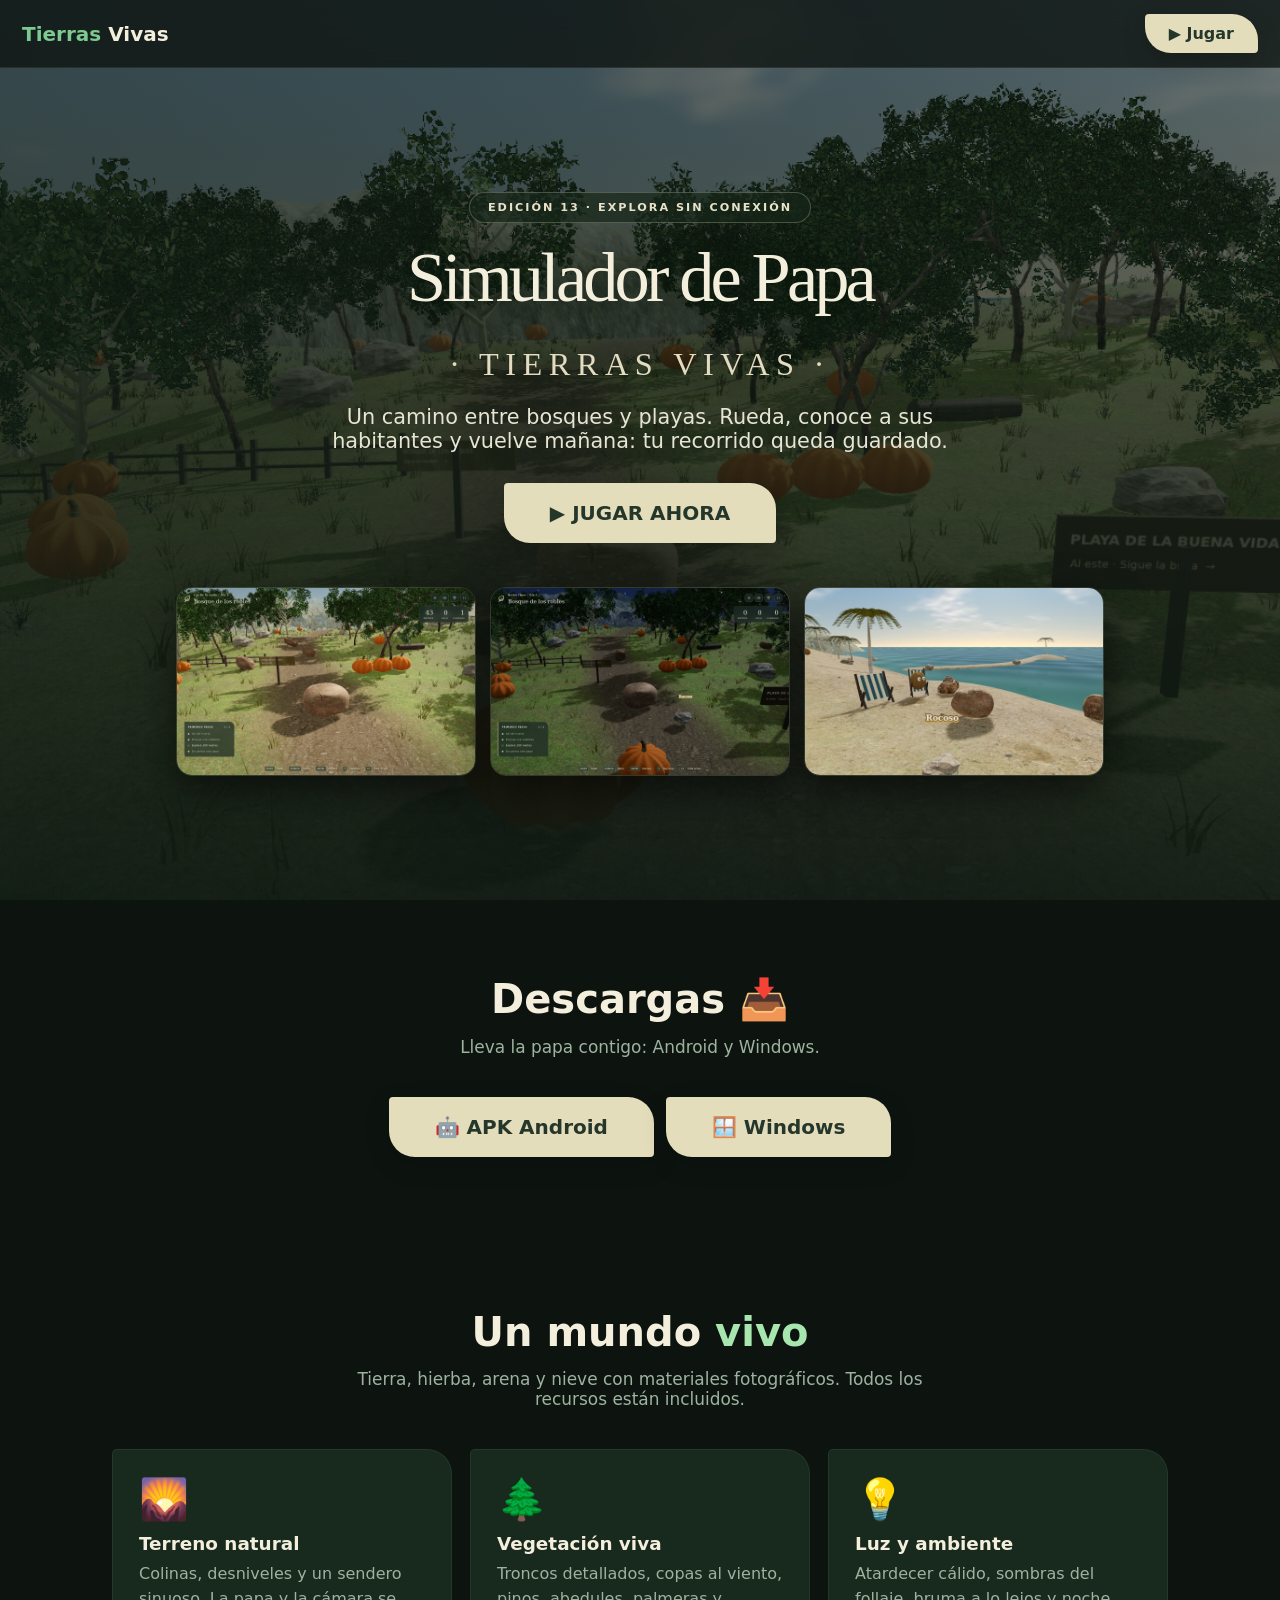
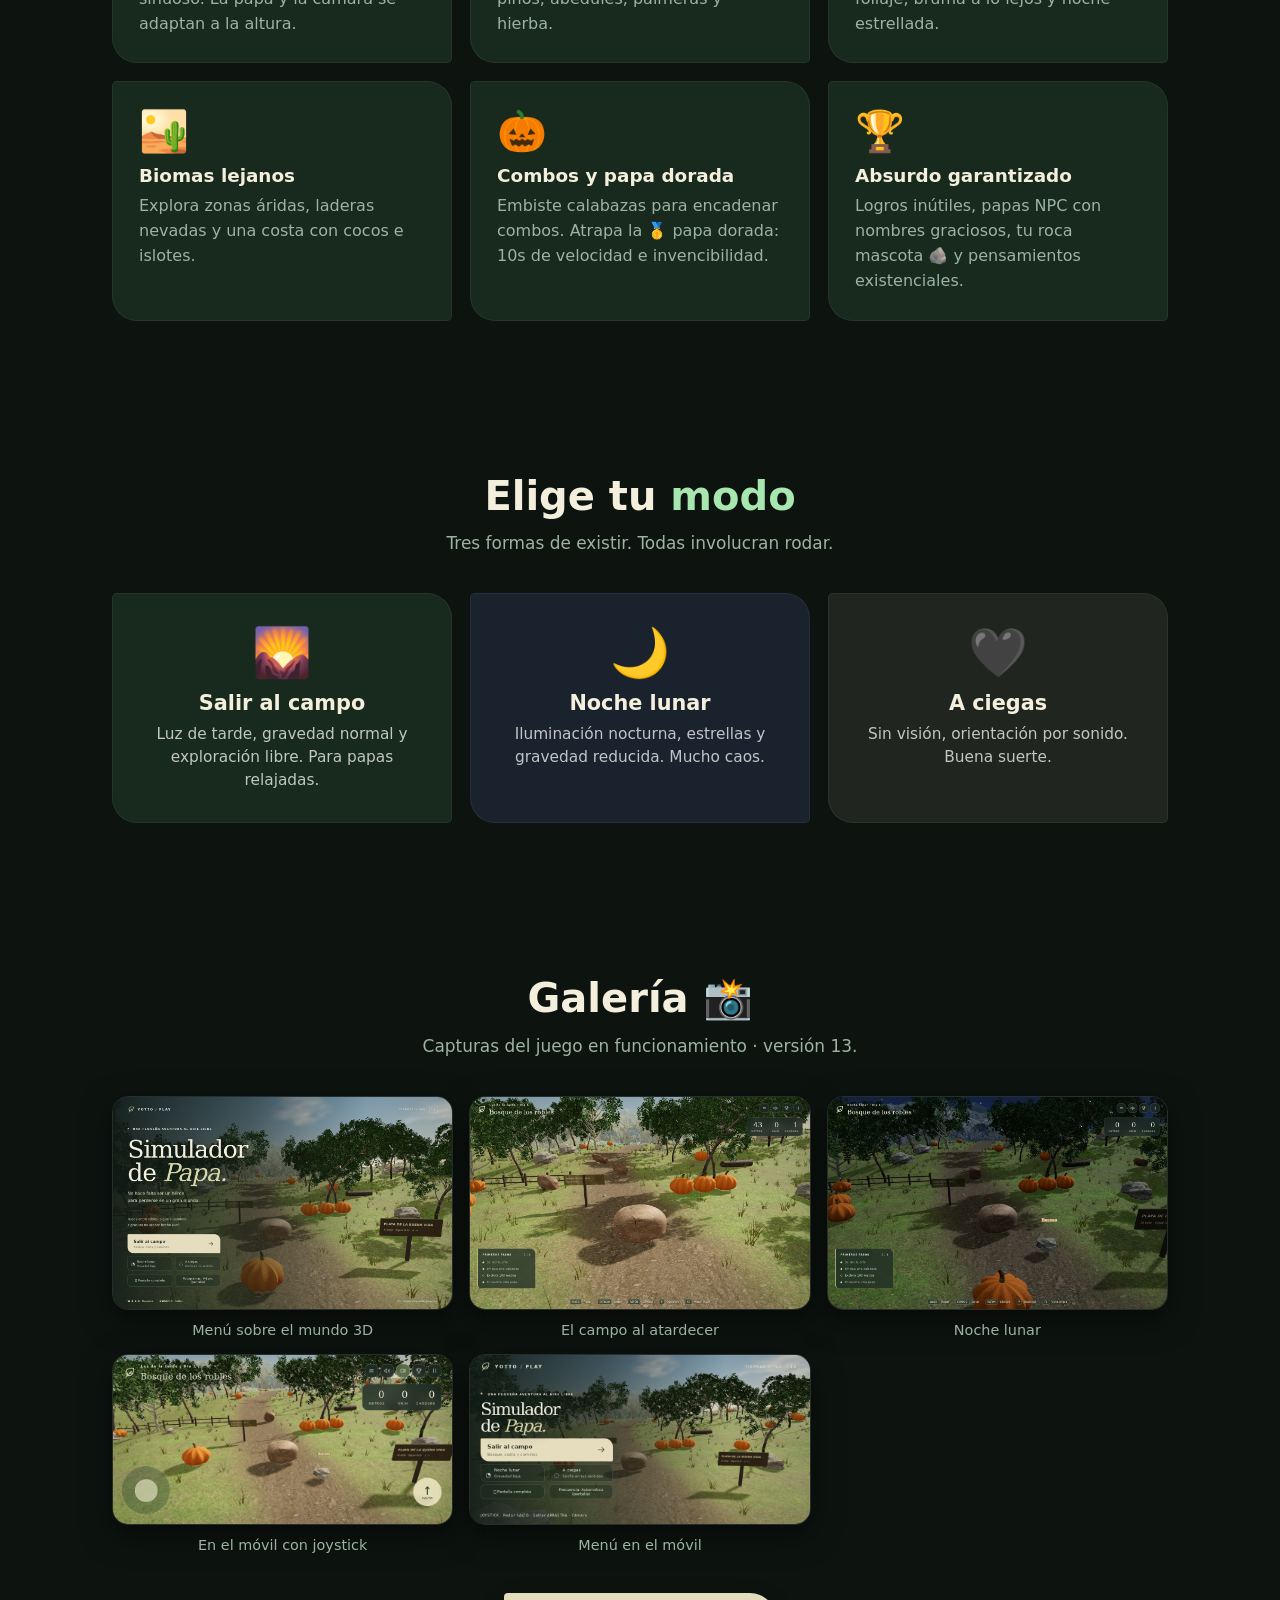
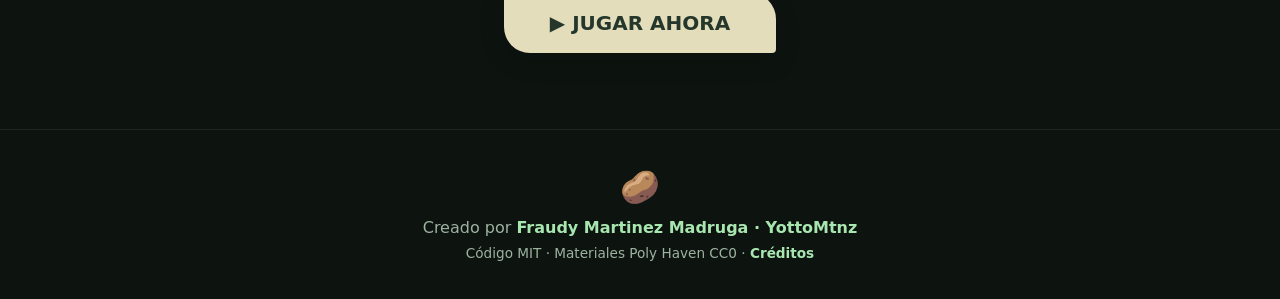
<file: index.html>
<!DOCTYPE html>
<html lang="es">
<head>
<meta charset="utf-8">
<meta name="viewport" content="width=device-width, initial-scale=1">
<title>🥔 Simulador de Papa · Tierras Vivas</title>
<meta name="description" content="Rueda por un mundo natural de árboles, senderos y colinas. Juego 3D gratuito para PC y móvil.">
<style>
:root{--bg:#0d1410;--bg2:#111a14;--card:#16211a;--teal:#7dc98f;--teal2:#a8e6b0;--gold:#e9b45f;--fg:#f3efdc;--mut:#9db3a0}
*{box-sizing:border-box;margin:0;padding:0}
html{scroll-behavior:smooth}
body{background:var(--bg);color:var(--fg);font-family:system-ui,-apple-system,"Segoe UI",Roboto,sans-serif;overflow-x:hidden}
a{color:inherit}
nav{position:fixed;top:0;left:0;right:0;z-index:50;display:flex;justify-content:space-between;align-items:center;padding:14px 22px;background:rgba(13,20,16,.78);backdrop-filter:blur(12px);border-bottom:1px solid #ffffff14}
.logo{font-weight:900;font-size:1.25rem}
.logo span{color:var(--teal)}
.hero{min-height:100svh;display:flex;flex-direction:column;align-items:center;justify-content:center;text-align:center;padding:110px 20px 60px;position:relative;overflow:hidden;
background:linear-gradient(180deg,#0d1410 0%,#16241a 55%,#1e2f1c 100%)}
.hero::before{content:"";position:absolute;inset:0;background:
radial-gradient(700px 380px at 20% 12%, #7dc98f22, transparent 60%),
radial-gradient(800px 500px at 85% 85%, #e9b45f1c, transparent 60%);pointer-events:none}
.potato{font-size:min(170px,34vw);filter:drop-shadow(0 25px 35px #000a);animation:roll 5s ease-in-out infinite;z-index:1;position:relative}
@keyframes roll{0%,100%{transform:translateX(-46px) rotate(-28deg)}50%{transform:translateX(46px) rotate(28deg)}}
.badge{display:inline-block;background:#7dc98f1a;border:1px solid var(--teal);color:var(--teal2);font-weight:700;font-size:.85rem;padding:8px 18px;border-radius:999px;margin:18px 0;z-index:1}
h1{font-size:clamp(2.2rem,8vw,4.4rem);font-weight:900;line-height:1.05;z-index:1}
h1 .t{background:linear-gradient(90deg,var(--teal2),var(--gold));-webkit-background-clip:text;background-clip:text;color:transparent}
.sub{color:var(--mut);font-size:clamp(1.02rem,3.4vw,1.3rem);max-width:620px;margin:16px auto 30px;z-index:1}
.cta{display:flex;gap:14px;flex-wrap:wrap;justify-content:center;z-index:1}
.btn{font-size:1.25rem;font-weight:800;padding:18px 46px;border-radius:18px;border:0;cursor:pointer;text-decoration:none;display:inline-flex;align-items:center;gap:10px;transition:transform .15s,box-shadow .15s}
.btn-play{background:linear-gradient(135deg,var(--teal),#4da663);color:#0a1a0e;box-shadow:0 12px 40px #7dc98f44}
.btn-play:hover{transform:translateY(-3px) scale(1.03);box-shadow:0 18px 50px #7dc98f66}
.shots{display:flex;gap:14px;margin-top:44px;z-index:1;flex-wrap:wrap;justify-content:center}
.shots img{width:min(300px,86vw);border-radius:16px;border:1px solid #ffffff1c;box-shadow:0 14px 40px #0009;transition:transform .2s}
.shots img:hover{transform:scale(1.04)}
section{padding:76px 22px;max-width:1100px;margin:0 auto}
h2{font-size:clamp(1.7rem,5vw,2.5rem);font-weight:900;text-align:center;margin-bottom:14px}
h2 .t{color:var(--teal2)}
.lead{text-align:center;color:var(--mut);max-width:640px;margin:0 auto 40px;font-size:1.06rem}
.grid{display:grid;grid-template-columns:repeat(auto-fit,minmax(260px,1fr));gap:18px}
.card{background:var(--card);border:1px solid #ffffff10;border-radius:22px;padding:26px;transition:transform .2s,border-color .2s}
.card:hover{transform:translateY(-6px);border-color:#7dc98f55}
.card .ic{font-size:2.5rem;margin-bottom:10px;display:block}
.card h3{font-size:1.15rem;margin-bottom:8px}
.card p{color:var(--mut);line-height:1.55}
.modes{display:grid;grid-template-columns:repeat(auto-fit,minmax(250px,1fr));gap:18px}
.mode{border-radius:22px;padding:30px 24px;text-align:center;border:1px solid #ffffff10}
.mode h3{font-size:1.3rem;margin:10px 0 8px}
.mode p{color:#ffffffbb;font-size:.96rem;line-height:1.5}
.mode .big{font-size:3rem}
.m-campo{background:linear-gradient(160deg,#3a2f18,#7a5a22)}
.m-noche{background:linear-gradient(160deg,#0c0c2e,#23235a)}
.m-ciegas{background:linear-gradient(160deg,#111,#2a2a2a)}
.gal{display:grid;grid-template-columns:repeat(auto-fit,minmax(280px,1fr));gap:16px}
.gal img{width:100%;border-radius:16px;border:1px solid #ffffff1c;box-shadow:0 10px 30px #0008}
.gal figure{margin:0}.gal figcaption{text-align:center;color:var(--mut);font-size:.9rem;margin-top:8px}
footer{border-top:1px solid #ffffff12;padding:38px 22px;text-align:center;color:var(--mut)}
footer a{color:var(--teal2);text-decoration:none;font-weight:700}
.dance{font-size:2rem;display:inline-block;animation:dance 1s ease-in-out infinite}
@keyframes dance{0%,100%{transform:rotate(-12deg)}50%{transform:rotate(12deg) translateY(-6px)}}
.fp{position:fixed;font-size:1.5rem;opacity:.12;pointer-events:none;z-index:0;animation:float linear infinite}
@keyframes float{from{transform:translateY(110vh) rotate(0)}to{transform:translateY(-10vh) rotate(360deg)}}

.hero{background:linear-gradient(180deg,rgba(17,28,24,.52),rgba(12,23,17,.93)),url('capturas/menu_v13_paisaje.png') center/cover}
.hero::before{background:linear-gradient(90deg,rgba(12,23,17,.3),transparent)}
h1{font-family:Georgia,serif;font-weight:500;letter-spacing:-.055em;text-shadow:0 3px 30px #0a1a0c}
h1 .t{background:none;color:#e4dcc0;font-size:.46em;letter-spacing:.2em}
.badge{border-color:#d7d9c044;color:#e8e2c8;background:#172719b0;letter-spacing:.18em;font-size:.7rem}
.sub{color:#e6e4d3}.btn-play{background:#e3ddbc;color:#25372b;box-shadow:0 8px 24px #0003;border-radius:4px 26px 4px 26px}
.card,.mode{border-radius:5px 25px 5px 25px;background:#18291e}.m-noche{background:#19222d}.m-ciegas{background:#202520}
</style>
</head>
<body>
<nav><div class="logo"><span>Tierras</span> Vivas</div><a class="btn btn-play" style="padding:10px 24px;font-size:1rem" href="juego.html">▶ Jugar</a></nav>
<div class="hero">
  
  <div class="badge">EDICIÓN 13 · EXPLORA SIN CONEXIÓN</div>
  <h1>Simulador de Papa<br><span class="t">· TIERRAS VIVAS ·</span></h1>
  <p class="sub">Un camino entre bosques y playas. Rueda, conoce a sus habitantes y vuelve mañana: tu recorrido queda guardado.</p>
  <div class="cta"><a class="btn btn-play" href="juego.html">▶ JUGAR AHORA</a></div>
  <div class="shots">
    <img src="capturas/campo_v13.png" alt="Campo al atardecer" loading="lazy">
    <img src="capturas/noche_v13.png" alt="Noche lunar" loading="lazy">
    <img src="capturas/costa_v13.png" alt="La costa y sus habitantes" loading="lazy">
  </div>
</div>
<section>
  <h2>Descargas <span class="t">📥</span></h2>
  <p class="lead">Lleva la papa contigo: Android y Windows.</p>
  <div class="cta" style="display:flex;gap:12px;justify-content:center;flex-wrap:wrap">
    <a class="btn btn-play" href="https://drive.google.com/uc?id=1L8NRdOwj863Lgm8SD9nJ5xUILB-lWkER&export=download">🤖 APK Android</a>
    <a class="btn btn-play" href="https://drive.google.com/uc?id=1XTBcfbEzyjPhZodCG8sSMQV_JqJPOvze&export=download">🪟 Windows</a>
  </div>
</section>
<section>
  <h2>Un mundo <span class="t">vivo</span></h2>
  <p class="lead">Tierra, hierba, arena y nieve con materiales fotográficos. Todos los recursos están incluidos.</p>
  <div class="grid">
    <div class="card"><span class="ic">🌄</span><h3>Terreno natural</h3><p>Colinas, desniveles y un sendero sinuoso. La papa y la cámara se adaptan a la altura.</p></div>
    <div class="card"><span class="ic">🌲</span><h3>Vegetación viva</h3><p>Troncos detallados, copas al viento, pinos, abedules, palmeras y hierba.</p></div>
    <div class="card"><span class="ic">💡</span><h3>Luz y ambiente</h3><p>Atardecer cálido, sombras del follaje, bruma a lo lejos y noche estrellada.</p></div>
    <div class="card"><span class="ic">🏜️</span><h3>Biomas lejanos</h3><p>Explora zonas áridas, laderas nevadas y una costa con cocos e islotes.</p></div>
    <div class="card"><span class="ic">🎃</span><h3>Combos y papa dorada</h3><p>Embiste calabazas para encadenar combos. Atrapa la 🥇 papa dorada: 10s de velocidad e invencibilidad.</p></div>
    <div class="card"><span class="ic">🏆</span><h3>Absurdo garantizado</h3><p>Logros inútiles, papas NPC con nombres graciosos, tu roca mascota 🪨 y pensamientos existenciales.</p></div>
  </div>
</section>
<section>
  <h2>Elige tu <span class="t">modo</span></h2>
  <p class="lead">Tres formas de existir. Todas involucran rodar.</p>
  <div class="modes">
    <div class="mode m-campo"><div class="big">🌄</div><h3>Salir al campo</h3><p>Luz de tarde, gravedad normal y exploración libre. Para papas relajadas.</p></div>
    <div class="mode m-noche"><div class="big">🌙</div><h3>Noche lunar</h3><p>Iluminación nocturna, estrellas y gravedad reducida. Mucho caos.</p></div>
    <div class="mode m-ciegas"><div class="big">🖤</div><h3>A ciegas</h3><p>Sin visión, orientación por sonido. Buena suerte.</p></div>
  </div>
</section>
<section>
  <h2>Galería <span class="t">📸</span></h2>
  <p class="lead">Capturas del juego en funcionamiento · versión 13.</p>
  <div class="gal">
    <figure><img src="capturas/menu_v13.png" alt="Menú" loading="lazy"><figcaption>Menú sobre el mundo 3D</figcaption></figure>
    <figure><img src="capturas/campo_v13.png" alt="Campo" loading="lazy"><figcaption>El campo al atardecer</figcaption></figure>
    <figure><img src="capturas/noche_v13.png" alt="Noche" loading="lazy"><figcaption>Noche lunar</figcaption></figure>
    <figure><img src="capturas/movil_v13.png" alt="Móvil" loading="lazy"><figcaption>En el móvil con joystick</figcaption></figure>
    <figure><img src="capturas/menu_movil_v13.png" alt="Menú móvil" loading="lazy"><figcaption>Menú en el móvil</figcaption></figure>
  </div>
  <div style="text-align:center;margin-top:40px"><a class="btn btn-play" href="juego.html">▶ JUGAR AHORA</a></div>
</section>
<footer>
  <div style="margin-bottom:12px"><span class="dance">🥔</span></div>
  <p>Creado por <a href="https://github.com/YottoMtnz">Fraudy Martinez Madruga · YottoMtnz</a></p>
  <p style="margin-top:8px;font-size:.85rem">Código MIT · Materiales Poly Haven CC0 · <a href="CREDITOS.md">Créditos</a></p>
</footer>

</body>
</html>
</file>
